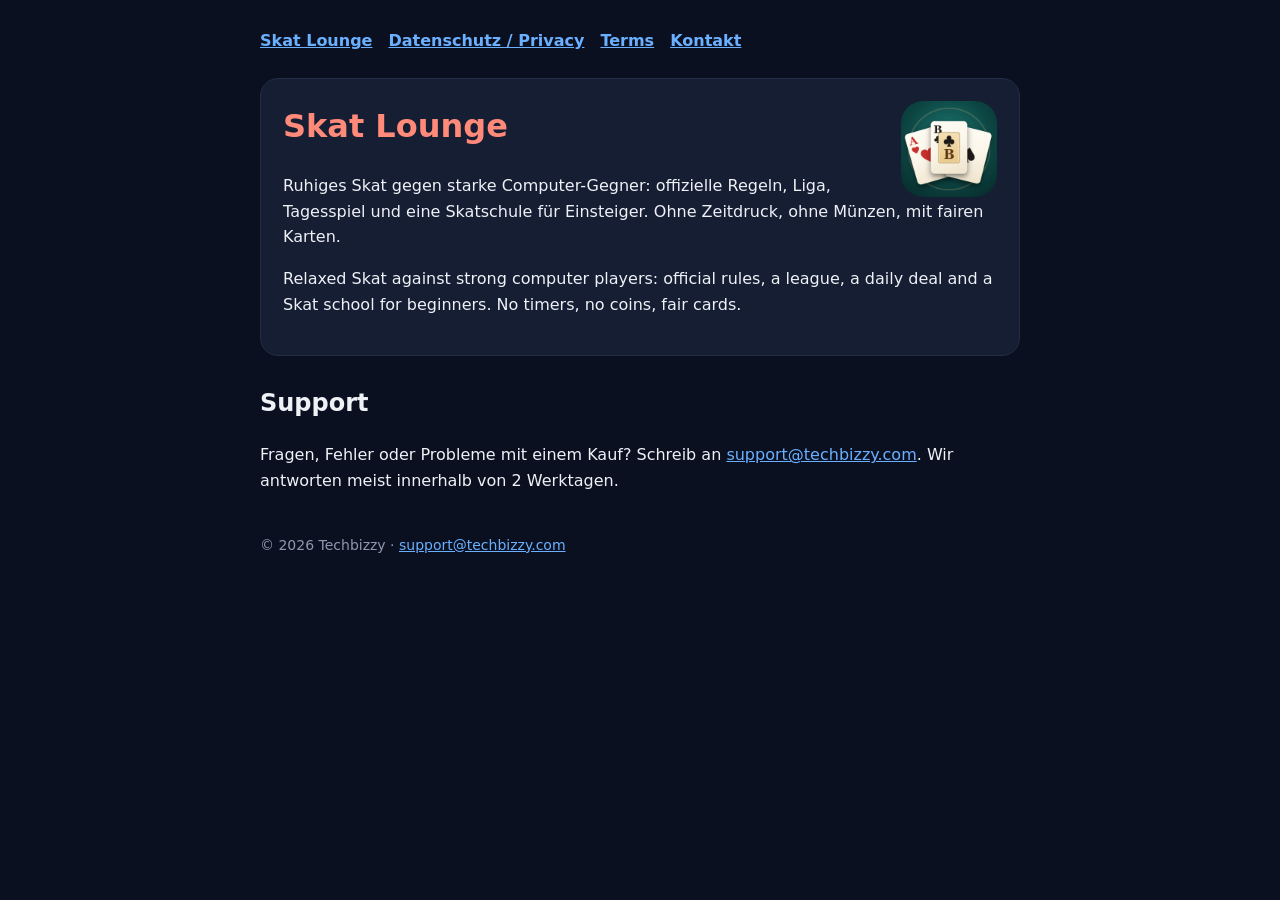
<file: index.html>
<!doctype html><html lang="de"><head><meta charset="utf-8"><meta name="viewport" content="width=device-width,initial-scale=1"><title>Skat Lounge – Skat offline gegen den Computer</title><link rel="stylesheet" href="/style.css"></head><body><main><nav><a href="/">Skat Lounge</a><a href="/privacy">Datenschutz / Privacy</a><a href="/terms">Terms</a><a href="mailto:support@techbizzy.com">Kontakt</a></nav><div class="hero"><img src="/icon.png" alt="Skat Lounge Icon"><h1>Skat Lounge</h1>
<p>Ruhiges Skat gegen starke Computer-Gegner: offizielle Regeln, Liga, Tagesspiel und eine Skatschule für Einsteiger. Ohne Zeitdruck, ohne Münzen, mit fairen Karten.</p>
<p lang="en">Relaxed Skat against strong computer players: official rules, a league, a daily deal and a Skat school for beginners. No timers, no coins, fair cards.</p></div>
<h2>Support</h2><p>Fragen, Fehler oder Probleme mit einem Kauf? Schreib an <a href="mailto:support@techbizzy.com">support@techbizzy.com</a>. Wir antworten meist innerhalb von 2 Werktagen.</p><footer>© 2026 Techbizzy · <a href="mailto:support@techbizzy.com">support@techbizzy.com</a></footer></main></body></html>
</file>
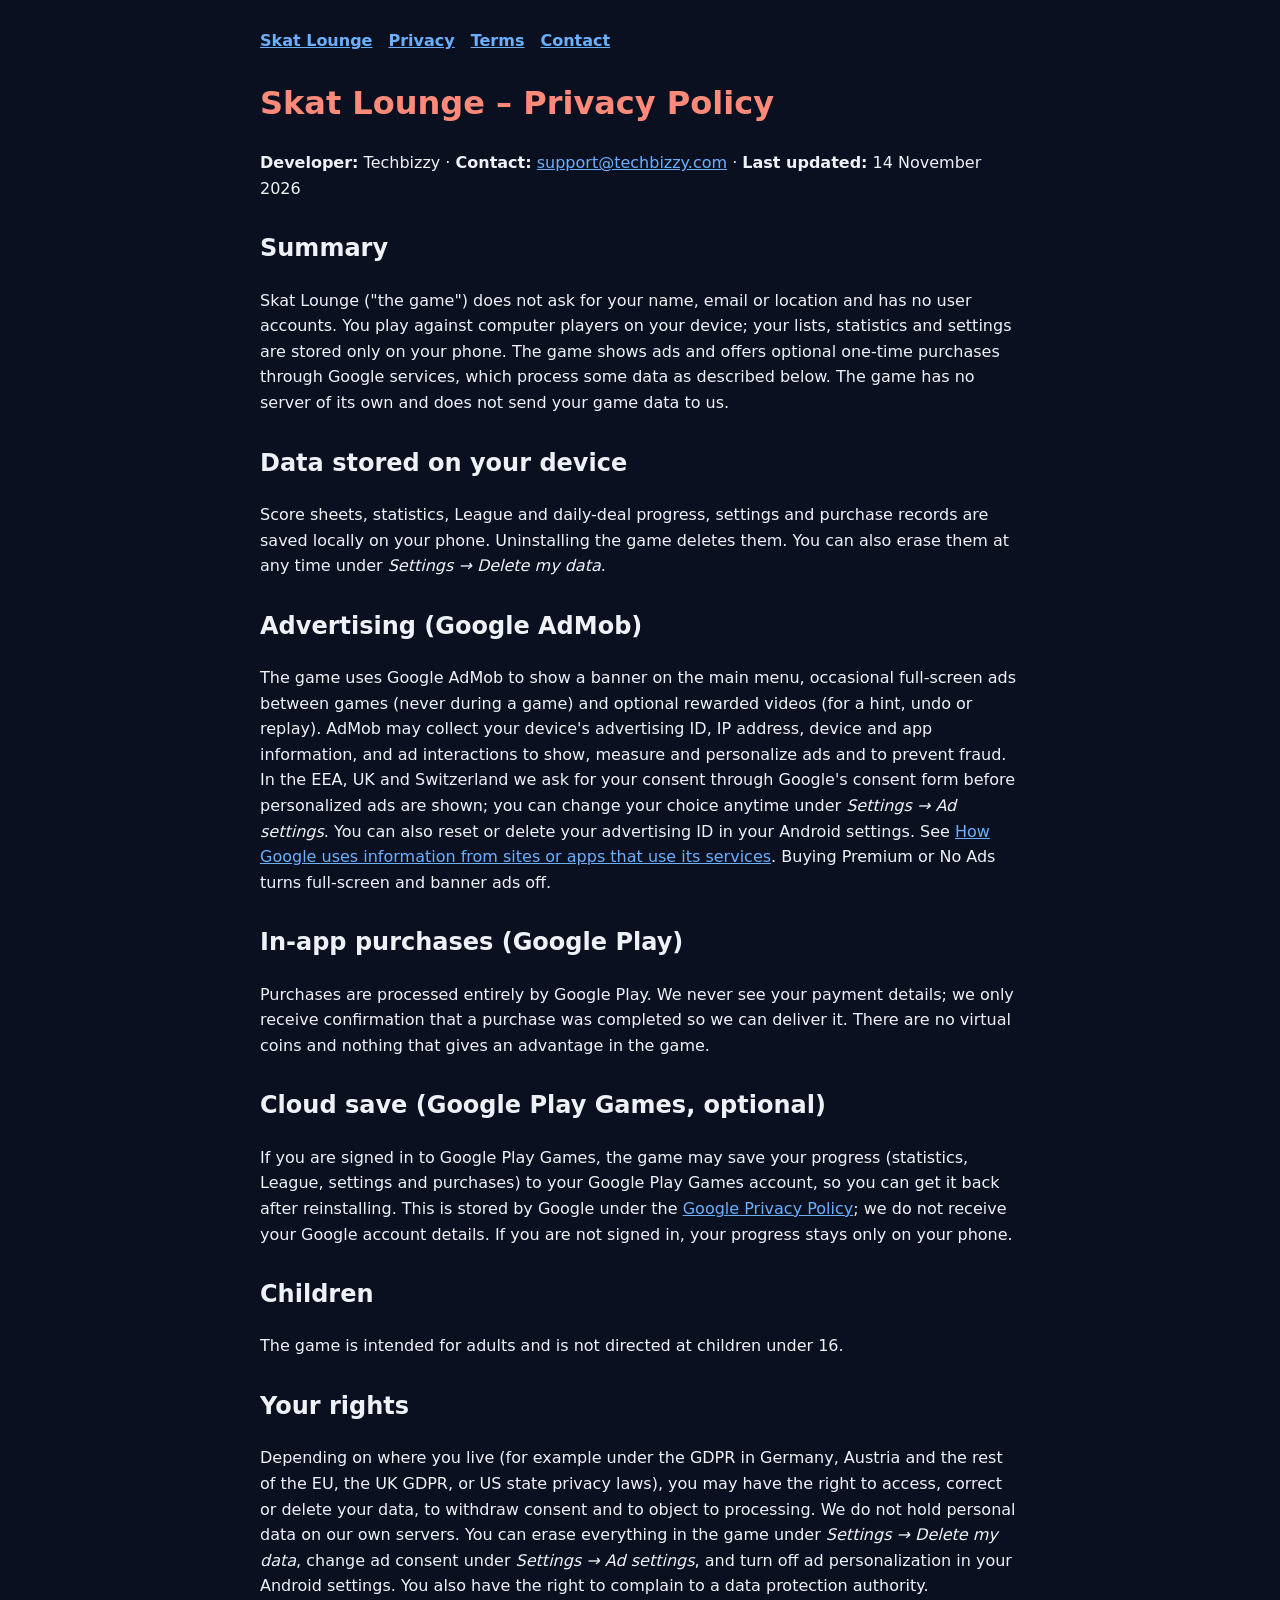
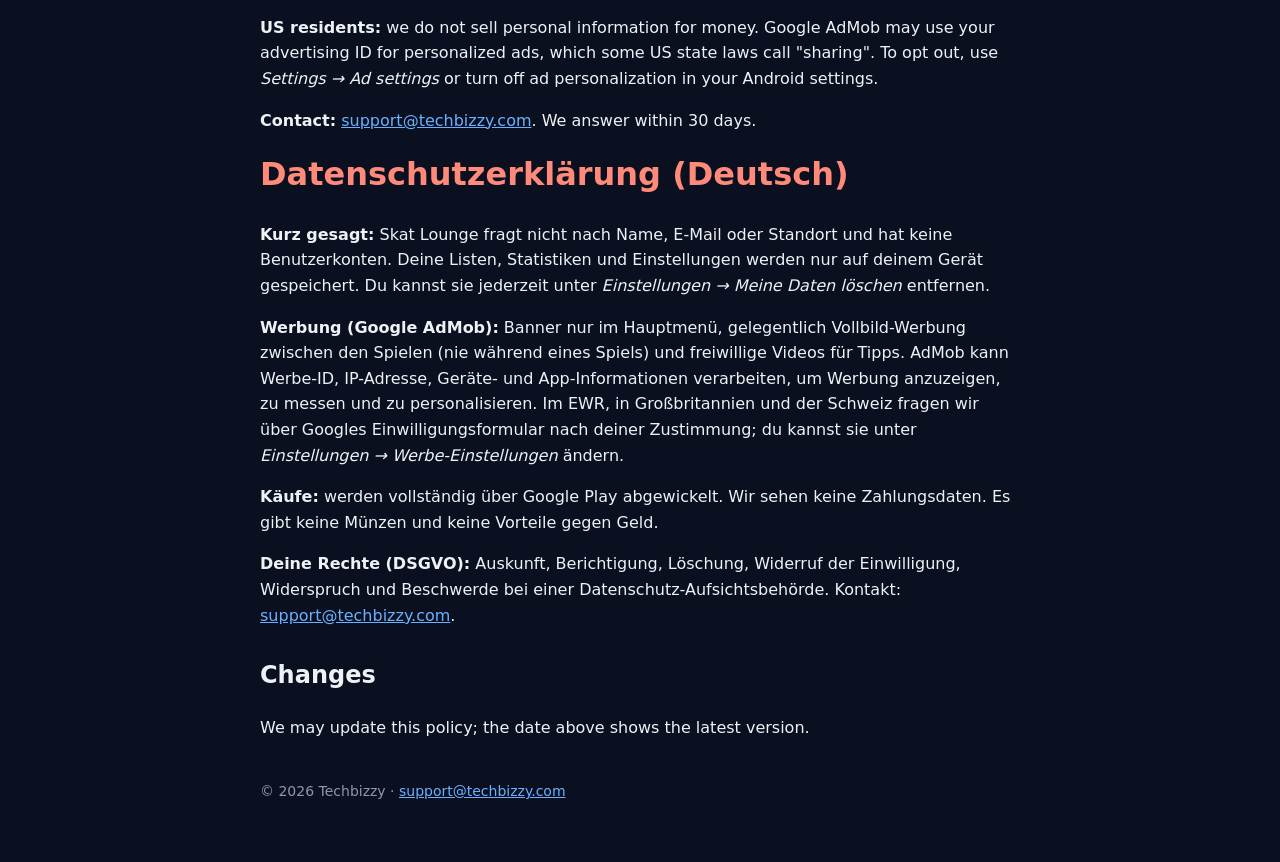
<file: privacy.html>
<!doctype html><html lang="en"><head><meta charset="utf-8"><meta name="viewport" content="width=device-width,initial-scale=1"><title>Skat Lounge – Privacy Policy / Datenschutz</title><link rel="stylesheet" href="/style.css"></head><body><main><nav><a href="/">Skat Lounge</a><a href="/privacy">Privacy</a><a href="/terms">Terms</a><a href="mailto:support@techbizzy.com">Contact</a></nav>
    <h1>Skat Lounge – Privacy Policy</h1>
    <p><b>Developer:</b> Techbizzy · <b>Contact:</b> <a href="mailto:support@techbizzy.com">support@techbizzy.com</a> · <b>Last updated:</b> 14 November 2026</p>

    <h2>Summary</h2>
    <p>Skat Lounge ("the game") does not ask for your name, email or location and has no user accounts. You play against computer players on your device; your lists, statistics and settings are stored only on your phone. The game shows ads and offers optional one-time purchases through Google services, which process some data as described below. The game has no server of its own and does not send your game data to us.</p>

    <h2>Data stored on your device</h2>
    <p>Score sheets, statistics, League and daily-deal progress, settings and purchase records are saved locally on your phone. Uninstalling the game deletes them. You can also erase them at any time under <i>Settings → Delete my data</i>.</p>

    <h2>Advertising (Google AdMob)</h2>
    <p>The game uses Google AdMob to show a banner on the main menu, occasional full-screen ads between games (never during a game) and optional rewarded videos (for a hint, undo or replay). AdMob may collect your device's advertising ID, IP address, device and app information, and ad interactions to show, measure and personalize ads and to prevent fraud. In the EEA, UK and Switzerland we ask for your consent through Google's consent form before personalized ads are shown; you can change your choice anytime under <i>Settings → Ad settings</i>. You can also reset or delete your advertising ID in your Android settings. See <a href="https://policies.google.com/technologies/partner-sites">How Google uses information from sites or apps that use its services</a>. Buying Premium or No Ads turns full-screen and banner ads off.</p>

    <h2>In-app purchases (Google Play)</h2>
    <p>Purchases are processed entirely by Google Play. We never see your payment details; we only receive confirmation that a purchase was completed so we can deliver it. There are no virtual coins and nothing that gives an advantage in the game.</p>

    <h2>Cloud save (Google Play Games, optional)</h2>
    <p>If you are signed in to Google Play Games, the game may save your progress (statistics, League, settings and purchases) to your Google Play Games account, so you can get it back after reinstalling. This is stored by Google under the <a href="https://policies.google.com/privacy">Google Privacy Policy</a>; we do not receive your Google account details. If you are not signed in, your progress stays only on your phone.</p>

    <h2>Children</h2>
    <p>The game is intended for adults and is not directed at children under 16.</p>

    <h2>Your rights</h2>
    <p>Depending on where you live (for example under the GDPR in Germany, Austria and the rest of the EU, the UK GDPR, or US state privacy laws), you may have the right to access, correct or delete your data, to withdraw consent and to object to processing. We do not hold personal data on our own servers. You can erase everything in the game under <i>Settings → Delete my data</i>, change ad consent under <i>Settings → Ad settings</i>, and turn off ad personalization in your Android settings. You also have the right to complain to a data protection authority.</p>
    <p><b>US residents:</b> we do not sell personal information for money. Google AdMob may use your advertising ID for personalized ads, which some US state laws call "sharing". To opt out, use <i>Settings → Ad settings</i> or turn off ad personalization in your Android settings.</p>
    <p><b>Contact:</b> <a href="mailto:support@techbizzy.com">support@techbizzy.com</a>. We answer within 30 days.</p>

    <h1 lang="de">Datenschutzerklärung (Deutsch)</h1>
    <p lang="de"><b>Kurz gesagt:</b> Skat Lounge fragt nicht nach Name, E-Mail oder Standort und hat keine Benutzerkonten. Deine Listen, Statistiken und Einstellungen werden nur auf deinem Gerät gespeichert. Du kannst sie jederzeit unter <i>Einstellungen → Meine Daten löschen</i> entfernen.</p>
    <p lang="de"><b>Werbung (Google AdMob):</b> Banner nur im Hauptmenü, gelegentlich Vollbild-Werbung zwischen den Spielen (nie während eines Spiels) und freiwillige Videos für Tipps. AdMob kann Werbe-ID, IP-Adresse, Geräte- und App-Informationen verarbeiten, um Werbung anzuzeigen, zu messen und zu personalisieren. Im EWR, in Großbritannien und der Schweiz fragen wir über Googles Einwilligungsformular nach deiner Zustimmung; du kannst sie unter <i>Einstellungen → Werbe-Einstellungen</i> ändern.</p>
    <p lang="de"><b>Käufe:</b> werden vollständig über Google Play abgewickelt. Wir sehen keine Zahlungsdaten. Es gibt keine Münzen und keine Vorteile gegen Geld.</p>
    <p lang="de"><b>Deine Rechte (DSGVO):</b> Auskunft, Berichtigung, Löschung, Widerruf der Einwilligung, Widerspruch und Beschwerde bei einer Datenschutz-Aufsichtsbehörde. Kontakt: <a href="mailto:support@techbizzy.com">support@techbizzy.com</a>.</p>

    <h2>Changes</h2>
    <p>We may update this policy; the date above shows the latest version.</p>
  <footer>© 2026 Techbizzy · <a href="mailto:support@techbizzy.com">support@techbizzy.com</a></footer></main></body></html>
</file>
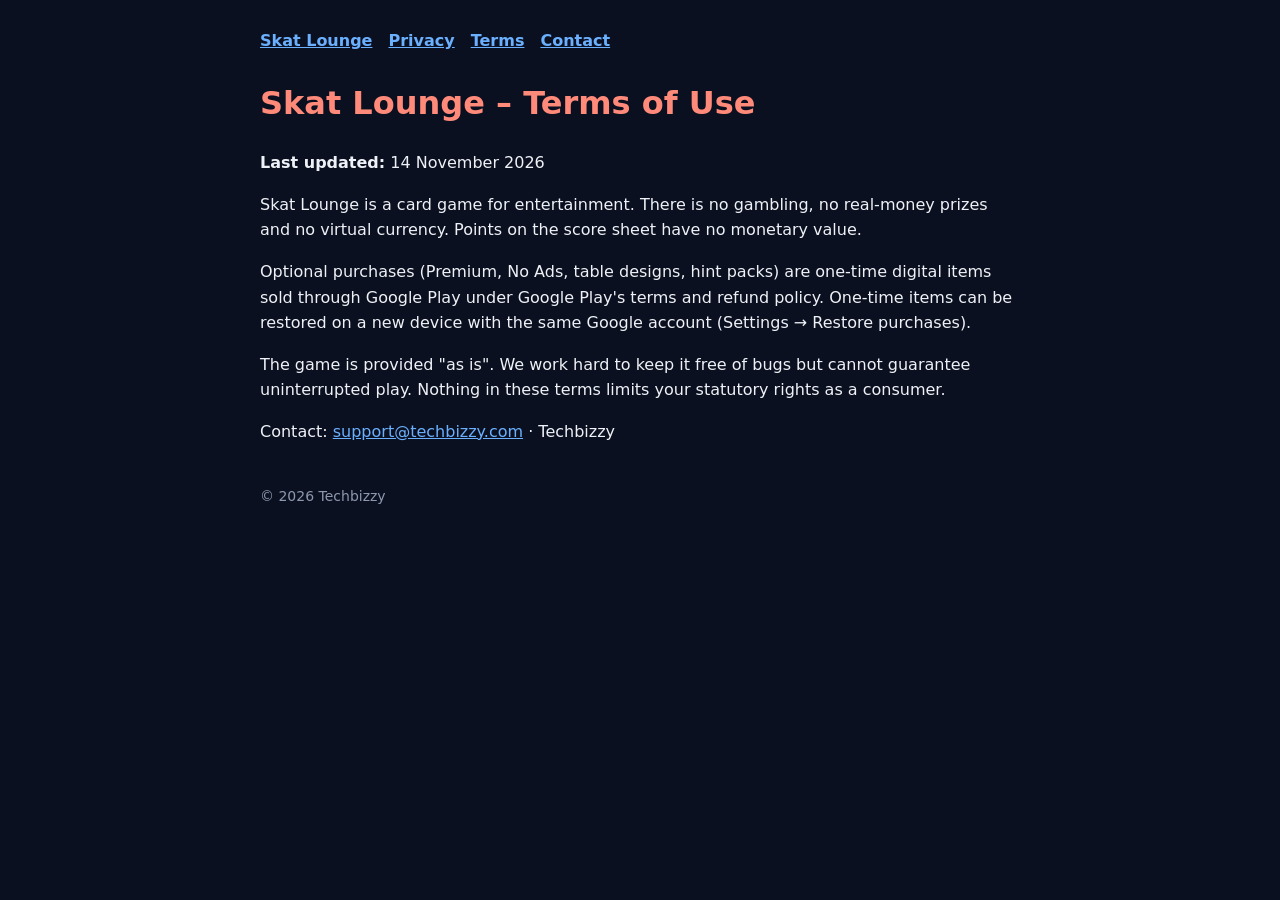
<file: terms.html>
<!doctype html><html lang="en"><head><meta charset="utf-8"><meta name="viewport" content="width=device-width,initial-scale=1"><title>Skat Lounge – Terms</title><link rel="stylesheet" href="/style.css"></head><body><main><nav><a href="/">Skat Lounge</a><a href="/privacy">Privacy</a><a href="/terms">Terms</a><a href="mailto:support@techbizzy.com">Contact</a></nav>
<h1>Skat Lounge – Terms of Use</h1>
<p><b>Last updated:</b> 14 November 2026</p>
<p>Skat Lounge is a card game for entertainment. There is no gambling, no real-money prizes and no virtual currency. Points on the score sheet have no monetary value.</p>
<p>Optional purchases (Premium, No Ads, table designs, hint packs) are one-time digital items sold through Google Play under Google Play's terms and refund policy. One-time items can be restored on a new device with the same Google account (Settings → Restore purchases).</p>
<p>The game is provided "as is". We work hard to keep it free of bugs but cannot guarantee uninterrupted play. Nothing in these terms limits your statutory rights as a consumer.</p>
<p>Contact: <a href="mailto:support@techbizzy.com">support@techbizzy.com</a> · Techbizzy</p>
<footer>© 2026 Techbizzy</footer></main></body></html>
</file>
<file: style.css>
body{margin:0;background:#0B1020;color:#EEF1F6;font:16px/1.6 system-ui,-apple-system,'Segoe UI',sans-serif}
main{max-width:760px;margin:0 auto;padding:28px 18px 60px}h1{color:#FF8A7A;margin-top:0}h2{margin-top:28px}a{color:#6AB0FF}
nav{display:flex;gap:16px;flex-wrap:wrap;margin-bottom:24px;font-weight:600}.hero{background:#161E33;border:1px solid #232D47;border-radius:18px;padding:22px;overflow:hidden}
.hero img{width:96px;height:96px;border-radius:22px;float:right;margin-left:16px}footer{margin-top:40px;color:#8D97AD;font-size:14px}
</file>
